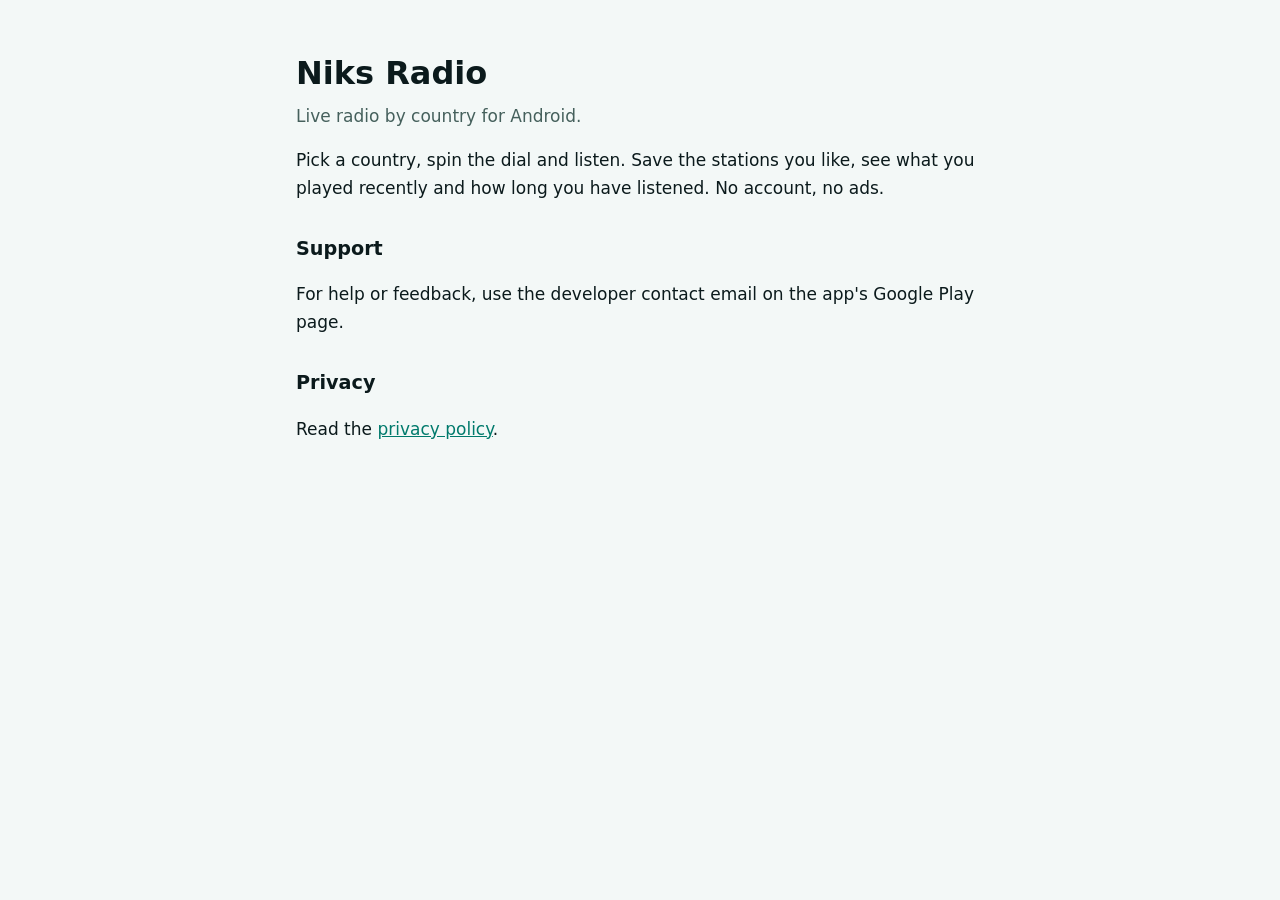
<file: index.html>
<!doctype html>
<html lang="en">
<head>
<meta charset="utf-8"><meta name="viewport" content="width=device-width, initial-scale=1">
<title>Niks Radio</title><link rel="stylesheet" href="style.css">
</head>
<body><main>
<h1>Niks Radio</h1>
<p class="meta">Live radio by country for Android.</p>
<p>Pick a country, spin the dial and listen. Save the stations you like, see what you played
recently and how long you have listened. No account, no ads.</p>
<h2>Support</h2>
<p>For help or feedback, use the developer contact email on the app's Google Play page.</p>
<h2>Privacy</h2>
<p>Read the <a href="privacy/">privacy policy</a>.</p>
</main></body>
</html>
</file>
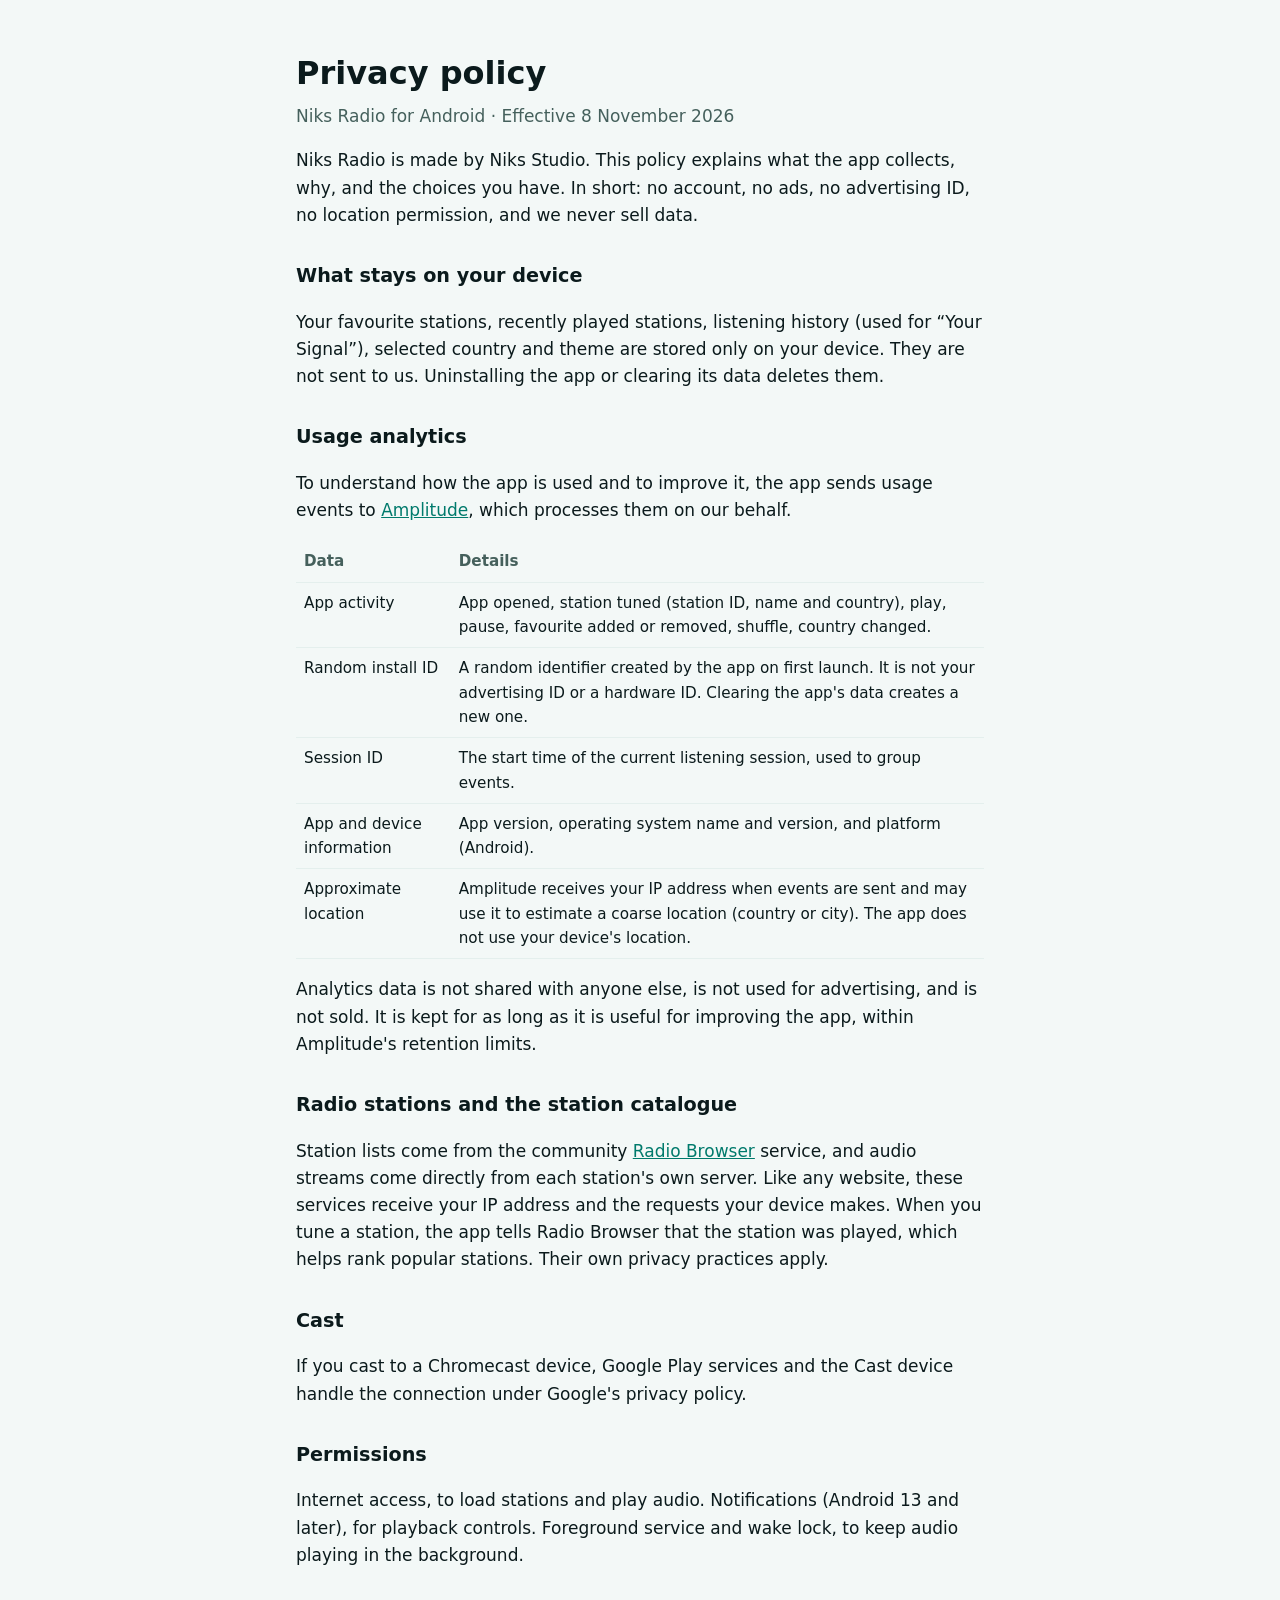
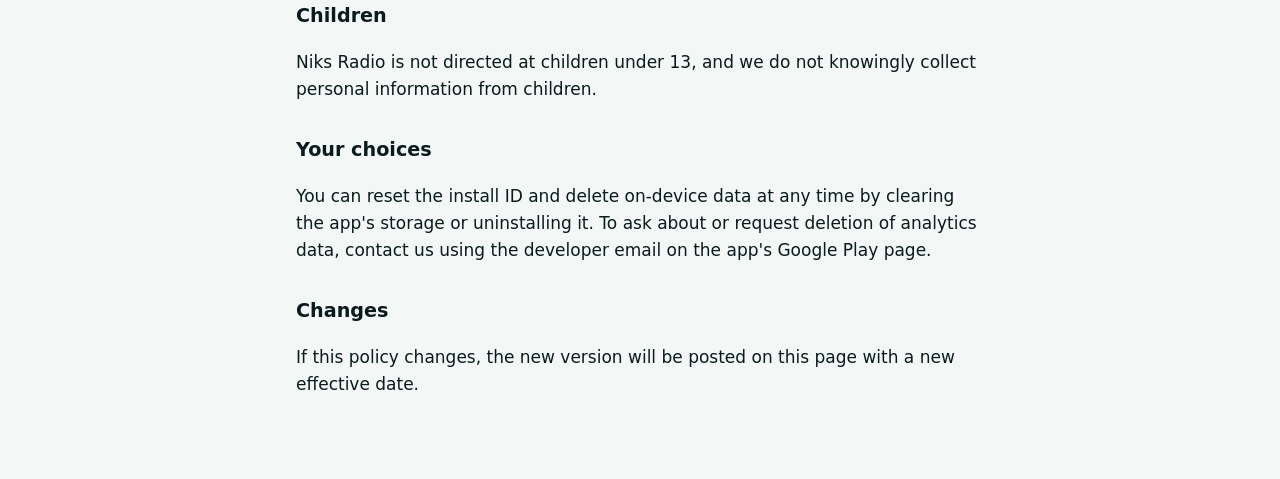
<file: privacy/index.html>
<!doctype html>
<html lang="en">
<head>
<meta charset="utf-8"><meta name="viewport" content="width=device-width, initial-scale=1">
<title>Niks Radio privacy policy</title><link rel="stylesheet" href="../style.css">
</head>
<body><main>
<h1>Privacy policy</h1>
<p class="meta">Niks Radio for Android · Effective 8 November 2026</p>

<p>Niks Radio is made by Niks Studio. This policy explains what the app collects, why, and the
choices you have. In short: no account, no ads, no advertising ID, no location permission, and
we never sell data.</p>

<h2>What stays on your device</h2>
<p>Your favourite stations, recently played stations, listening history (used for
“Your Signal”), selected country and theme are stored only on your device. They are not sent to
us. Uninstalling the app or clearing its data deletes them.</p>

<h2>Usage analytics</h2>
<p>To understand how the app is used and to improve it, the app sends usage events to
<a href="https://amplitude.com/privacy">Amplitude</a>, which processes them on our behalf.</p>
<table>
<tr><th>Data</th><th>Details</th></tr>
<tr><td>App activity</td><td>App opened, station tuned (station ID, name and country), play,
pause, favourite added or removed, shuffle, country changed.</td></tr>
<tr><td>Random install ID</td><td>A random identifier created by the app on first launch. It is
not your advertising ID or a hardware ID. Clearing the app's data creates a new one.</td></tr>
<tr><td>Session ID</td><td>The start time of the current listening session, used to group
events.</td></tr>
<tr><td>App and device information</td><td>App version, operating system name and version, and
platform (Android).</td></tr>
<tr><td>Approximate location</td><td>Amplitude receives your IP address when events are sent and
may use it to estimate a coarse location (country or city). The app does not use your device's
location.</td></tr>
</table>
<p>Analytics data is not shared with anyone else, is not used for advertising, and is not
sold. It is kept for as long as it is useful for improving the app, within Amplitude's retention
limits.</p>

<h2>Radio stations and the station catalogue</h2>
<p>Station lists come from the community <a href="https://www.radio-browser.info/">Radio Browser</a>
service, and audio streams come directly from each station's own server. Like any website, these
services receive your IP address and the requests your device makes. When you tune a station, the
app tells Radio Browser that the station was played, which helps rank popular stations. Their
own privacy practices apply.</p>

<h2>Cast</h2>
<p>If you cast to a Chromecast device, Google Play services and the Cast device handle the
connection under Google's privacy policy.</p>

<h2>Permissions</h2>
<p>Internet access, to load stations and play audio. Notifications (Android 13 and later), for
playback controls. Foreground service and wake lock, to keep audio playing in the background.</p>

<h2>Children</h2>
<p>Niks Radio is not directed at children under 13, and we do not knowingly collect personal
information from children.</p>

<h2>Your choices</h2>
<p>You can reset the install ID and delete on-device data at any time by clearing the app's
storage or uninstalling it. To ask about or request deletion of analytics data, contact us using
the developer email on the app's Google Play page.</p>

<h2>Changes</h2>
<p>If this policy changes, the new version will be posted on this page with a new effective
date.</p>
</main></body>
</html>
</file>
<file: style.css>
:root { --bg: #030507; --panel: #0C1A1E; --text: #EAF6F4; --muted: #9FB8B4; --accent: #4DF0DC; }
@media (prefers-color-scheme: light) { :root { --bg: #F3F8F7; --panel: #E4EFED; --text: #0B1A1C; --muted: #45605C; --accent: #007A6C; } }
* { box-sizing: border-box; }
body { margin: 0; background: var(--bg); color: var(--text); font: 17px/1.6 system-ui, -apple-system, "Segoe UI", Roboto, sans-serif; }
main { max-width: 720px; margin: 0 auto; padding: 48px 16px 64px; }
h1 { font-size: 2rem; margin: 0 0 4px; } h2 { font-size: 1.2rem; margin-top: 2rem; }
p.meta { color: var(--muted); margin-top: 0; } a { color: var(--accent); }
table { width: 100%; border-collapse: collapse; margin: 12px 0; font-size: .95rem; }
th, td { text-align: left; vertical-align: top; padding: 8px; border-bottom: 1px solid var(--panel); }
th { color: var(--muted); font-weight: 600; }
</file>
